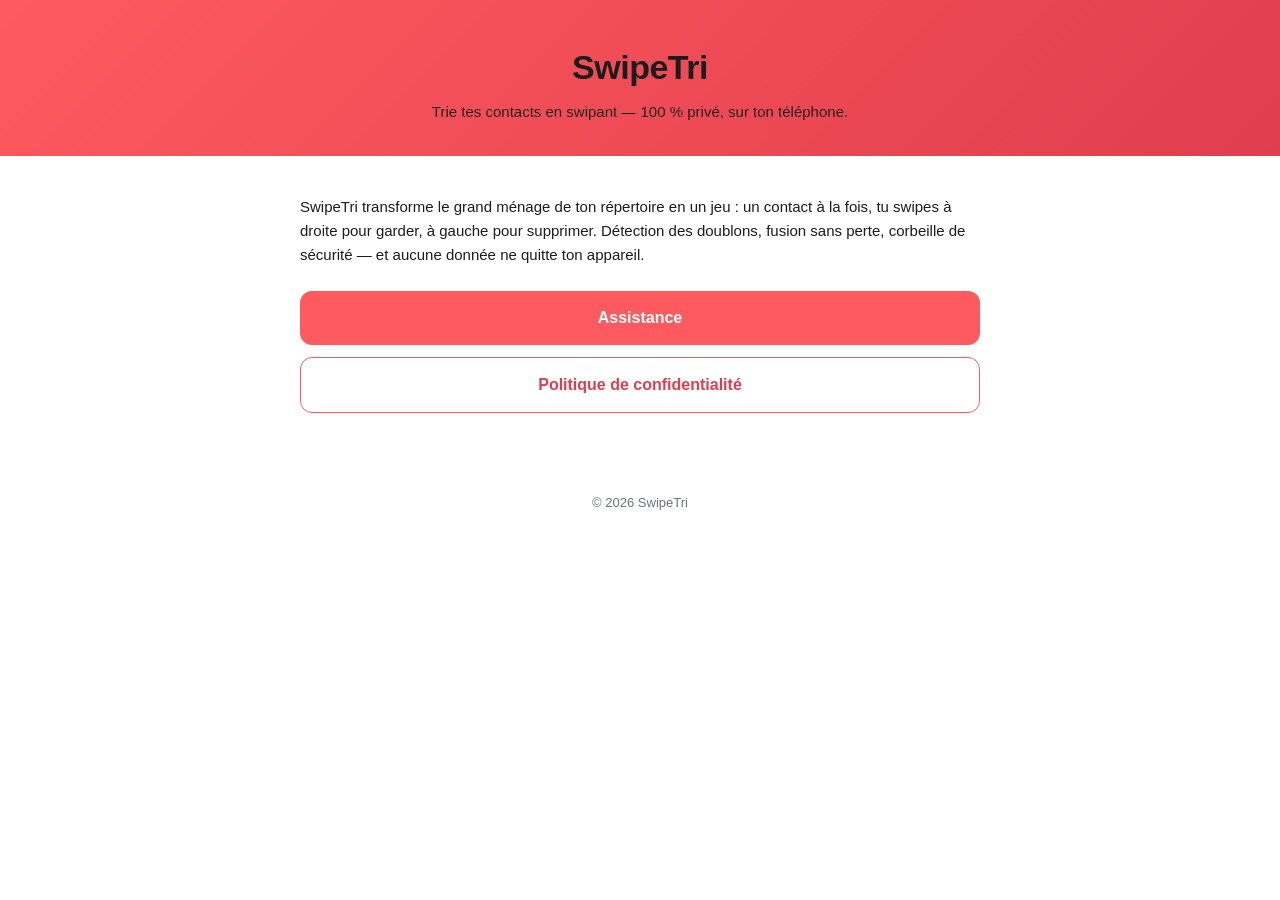
<file: index.html>
<!doctype html>
<html lang="fr">
<head>
<meta charset="utf-8">
<meta name="viewport" content="width=device-width, initial-scale=1">
<title>SwipeTri</title>
<link rel="stylesheet" href="style.css">
</head>
<body>
<div class="header">
  <p class="mark">SwipeTri</p>
  <p class="tagline">Trie tes contacts en swipant — 100 % privé, sur ton téléphone.</p>
</div>
<div class="wrap">
  <p>SwipeTri transforme le grand ménage de ton répertoire en un jeu : un contact à la fois, tu swipes à droite pour garder, à gauche pour supprimer. Détection des doublons, fusion sans perte, corbeille de sécurité — et aucune donnée ne quitte ton appareil.</p>
  <div class="btn-row">
    <a class="btn" href="support.html">Assistance</a>
    <a class="btn secondary" href="privacy.html">Politique de confidentialité</a>
  </div>
</div>
<footer class="muted">© 2026 SwipeTri</footer>
</body>
</html>
</file>
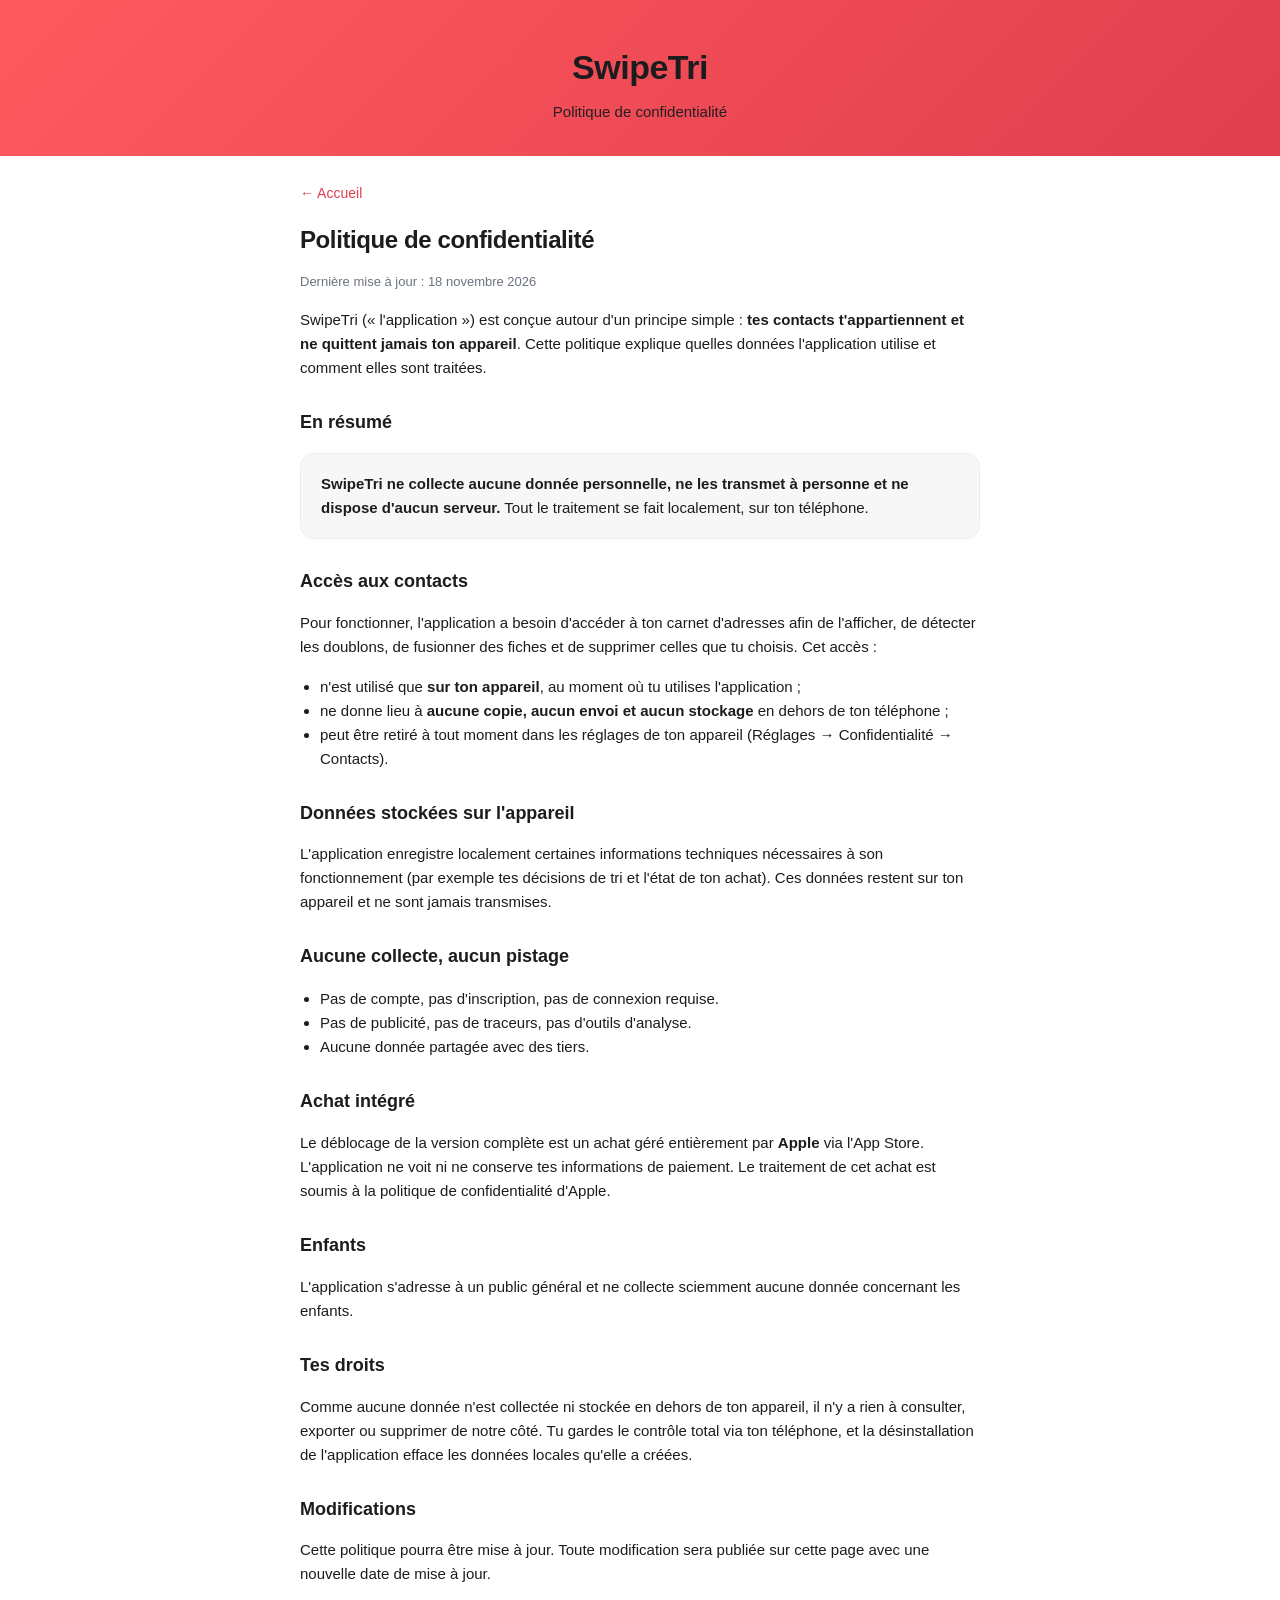
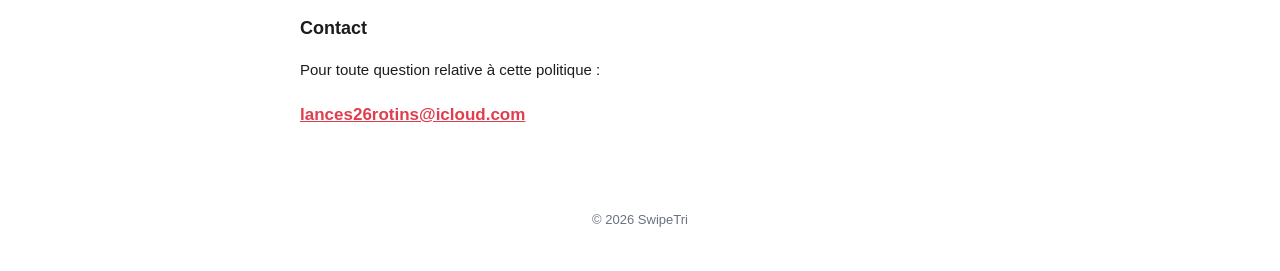
<file: privacy.html>
<!doctype html>
<html lang="fr">
<head>
<meta charset="utf-8">
<meta name="viewport" content="width=device-width, initial-scale=1">
<title>SwipeTri — Politique de confidentialité</title>
<link rel="stylesheet" href="style.css">
</head>
<body>
<div class="header">
  <p class="mark">SwipeTri</p>
  <p class="tagline">Politique de confidentialité</p>
</div>
<div class="wrap">
  <a class="back" href="index.html">← Accueil</a>
  <h1>Politique de confidentialité</h1>
  <p class="muted">Dernière mise à jour : 18 novembre 2026</p>

  <p>SwipeTri (« l'application ») est conçue autour d'un principe simple : <strong>tes contacts t'appartiennent et ne quittent jamais ton appareil</strong>. Cette politique explique quelles données l'application utilise et comment elles sont traitées.</p>

  <h2>En résumé</h2>
  <div class="card">
    <p style="margin:0"><strong>SwipeTri ne collecte aucune donnée personnelle, ne les transmet à personne et ne dispose d'aucun serveur.</strong> Tout le traitement se fait localement, sur ton téléphone.</p>
  </div>

  <h2>Accès aux contacts</h2>
  <p>Pour fonctionner, l'application a besoin d'accéder à ton carnet d'adresses afin de l'afficher, de détecter les doublons, de fusionner des fiches et de supprimer celles que tu choisis. Cet accès :</p>
  <ul>
    <li>n'est utilisé que <strong>sur ton appareil</strong>, au moment où tu utilises l'application ;</li>
    <li>ne donne lieu à <strong>aucune copie, aucun envoi et aucun stockage</strong> en dehors de ton téléphone ;</li>
    <li>peut être retiré à tout moment dans les réglages de ton appareil (Réglages → Confidentialité → Contacts).</li>
  </ul>

  <h2>Données stockées sur l'appareil</h2>
  <p>L'application enregistre localement certaines informations techniques nécessaires à son fonctionnement (par exemple tes décisions de tri et l'état de ton achat). Ces données restent sur ton appareil et ne sont jamais transmises.</p>

  <h2>Aucune collecte, aucun pistage</h2>
  <ul>
    <li>Pas de compte, pas d'inscription, pas de connexion requise.</li>
    <li>Pas de publicité, pas de traceurs, pas d'outils d'analyse.</li>
    <li>Aucune donnée partagée avec des tiers.</li>
  </ul>

  <h2>Achat intégré</h2>
  <p>Le déblocage de la version complète est un achat géré entièrement par <strong>Apple</strong> via l'App Store. L'application ne voit ni ne conserve tes informations de paiement. Le traitement de cet achat est soumis à la politique de confidentialité d'Apple.</p>

  <h2>Enfants</h2>
  <p>L'application s'adresse à un public général et ne collecte sciemment aucune donnée concernant les enfants.</p>

  <h2>Tes droits</h2>
  <p>Comme aucune donnée n'est collectée ni stockée en dehors de ton appareil, il n'y a rien à consulter, exporter ou supprimer de notre côté. Tu gardes le contrôle total via ton téléphone, et la désinstallation de l'application efface les données locales qu'elle a créées.</p>

  <h2>Modifications</h2>
  <p>Cette politique pourra être mise à jour. Toute modification sera publiée sur cette page avec une nouvelle date de mise à jour.</p>

  <h2>Contact</h2>
  <p>Pour toute question relative à cette politique :</p>
  <p class="email"><a href="mailto:lances26rotins@icloud.com">lances26rotins@icloud.com</a></p>
</div>
<footer class="muted">© 2026 SwipeTri</footer>
</body>
</html>
</file>
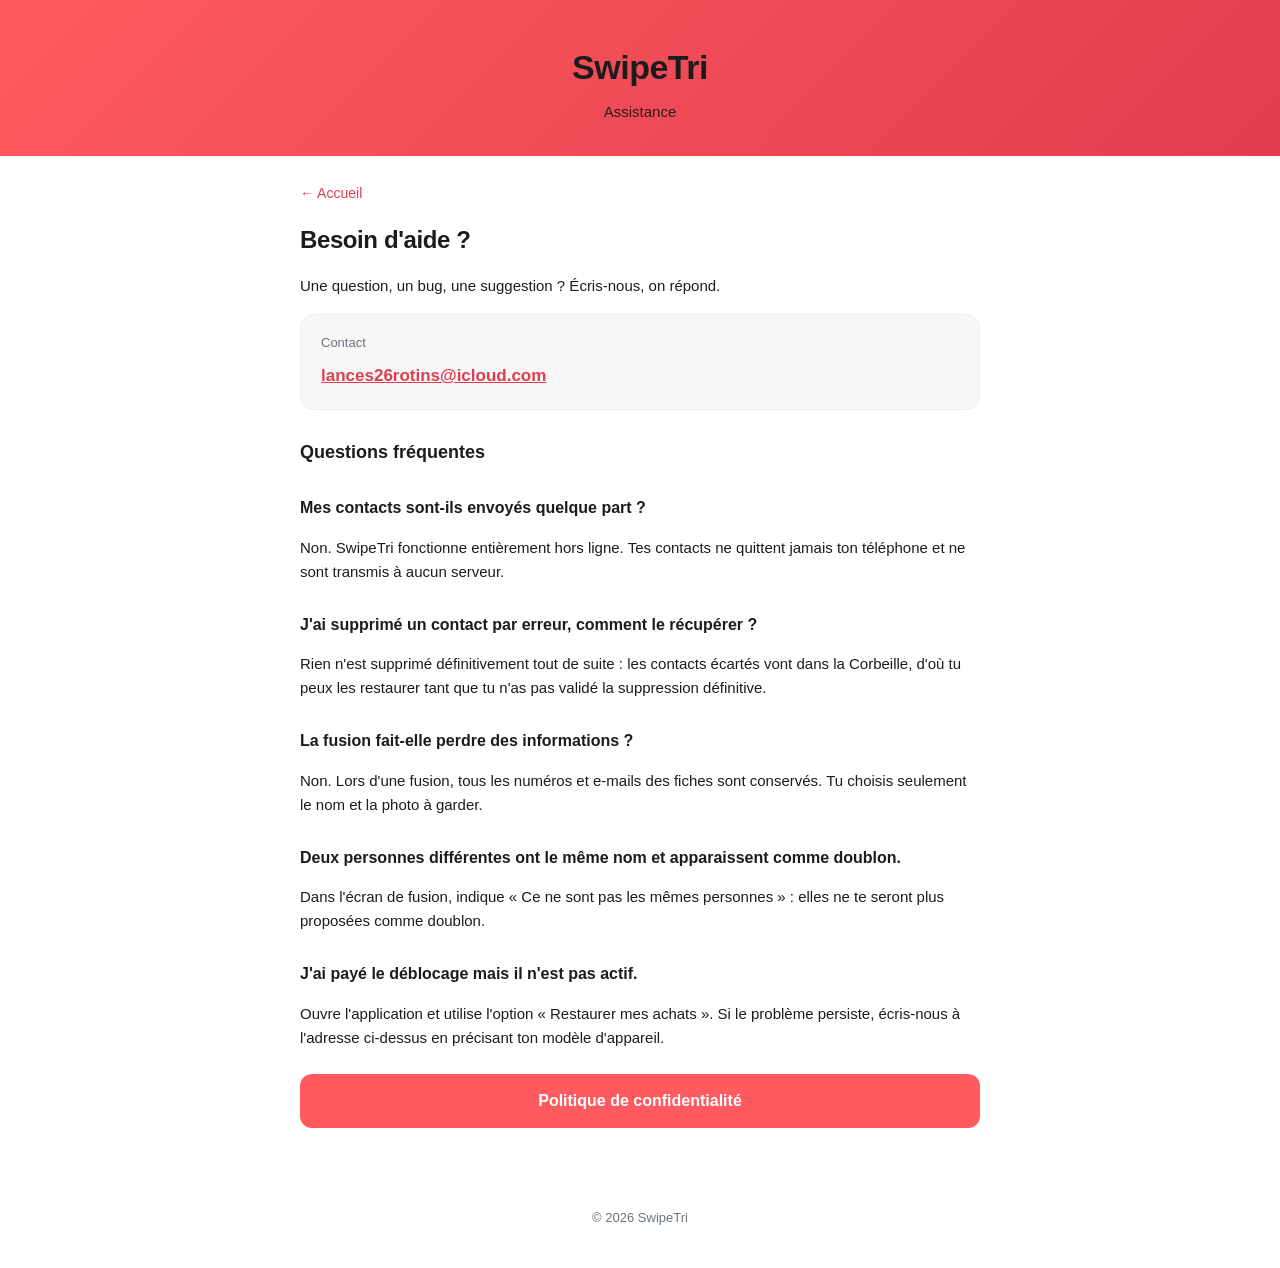
<file: support.html>
<!doctype html>
<html lang="fr">
<head>
<meta charset="utf-8">
<meta name="viewport" content="width=device-width, initial-scale=1">
<title>SwipeTri — Assistance</title>
<link rel="stylesheet" href="style.css">
</head>
<body>
<div class="header">
  <p class="mark">SwipeTri</p>
  <p class="tagline">Assistance</p>
</div>
<div class="wrap">
  <a class="back" href="index.html">← Accueil</a>
  <h1>Besoin d'aide ?</h1>
  <p>Une question, un bug, une suggestion ? Écris-nous, on répond.</p>

  <div class="card">
    <p class="muted" style="margin:0 0 4px">Contact</p>
    <p class="email"><a href="mailto:lances26rotins@icloud.com">lances26rotins@icloud.com</a></p>
  </div>

  <h2>Questions fréquentes</h2>

  <h2 style="font-size:16px">Mes contacts sont-ils envoyés quelque part ?</h2>
  <p>Non. SwipeTri fonctionne entièrement hors ligne. Tes contacts ne quittent jamais ton téléphone et ne sont transmis à aucun serveur.</p>

  <h2 style="font-size:16px">J'ai supprimé un contact par erreur, comment le récupérer ?</h2>
  <p>Rien n'est supprimé définitivement tout de suite : les contacts écartés vont dans la Corbeille, d'où tu peux les restaurer tant que tu n'as pas validé la suppression définitive.</p>

  <h2 style="font-size:16px">La fusion fait-elle perdre des informations ?</h2>
  <p>Non. Lors d'une fusion, tous les numéros et e-mails des fiches sont conservés. Tu choisis seulement le nom et la photo à garder.</p>

  <h2 style="font-size:16px">Deux personnes différentes ont le même nom et apparaissent comme doublon.</h2>
  <p>Dans l'écran de fusion, indique « Ce ne sont pas les mêmes personnes » : elles ne te seront plus proposées comme doublon.</p>

  <h2 style="font-size:16px">J'ai payé le déblocage mais il n'est pas actif.</h2>
  <p>Ouvre l'application et utilise l'option « Restaurer mes achats ». Si le problème persiste, écris-nous à l'adresse ci-dessus en précisant ton modèle d'appareil.</p>

  <div class="btn-row">
    <a class="btn" href="privacy.html">Politique de confidentialité</a>
  </div>
</div>
<footer class="muted">© 2026 SwipeTri</footer>
</body>
</html>
</file>
<file: style.css>
:root {
  --brand: #ff5a5f;
  --brand-dark: #e03e4e;
  --text: #1c1c1e;
  --muted: #6b7280;
  --bg: #ffffff;
  --card: #f7f7f8;
  --border: #ececf0;
}
* { box-sizing: border-box; }
html { -webkit-text-size-adjust: 100%; }
body {
  margin: 0;
  font-family: -apple-system, BlinkMacSystemFont, "Segoe UI", Roboto, Helvetica, Arial, sans-serif;
  color: var(--text);
  background: var(--bg);
  line-height: 1.6;
}
.header {
  background: linear-gradient(135deg, var(--brand), var(--brand-dark));
  color: #fff;
  padding: 40px 20px 32px;
  text-align: center;
}
.header .mark {
  font-size: 34px;
  font-weight: 800;
  letter-spacing: -0.5px;
  margin: 0;
}
.header .tagline { margin: 6px 0 0; opacity: 0.95; font-size: 15px; }
.wrap { max-width: 720px; margin: 0 auto; padding: 24px 20px 56px; }
h1 { font-size: 24px; font-weight: 800; letter-spacing: -0.4px; margin: 8px 0 4px; }
h2 { font-size: 18px; font-weight: 700; margin: 28px 0 8px; }
p, li { font-size: 15px; color: var(--text); }
.muted { color: var(--muted); font-size: 13px; }
a { color: var(--brand-dark); }
ul { padding-left: 20px; }
.card {
  background: var(--card);
  border: 1px solid var(--border);
  border-radius: 14px;
  padding: 18px 20px;
  margin: 16px 0;
}
.btn-row { display: flex; flex-direction: column; gap: 12px; margin-top: 24px; }
.btn {
  display: block;
  text-align: center;
  background: var(--brand);
  color: #fff;
  text-decoration: none;
  font-weight: 700;
  padding: 14px 18px;
  border-radius: 12px;
}
.btn.secondary { background: #fff; color: var(--brand-dark); border: 1px solid var(--brand); }
.email {
  display: inline-block;
  font-weight: 700;
  font-size: 17px;
  margin: 4px 0 2px;
}
.back { display: inline-block; margin-bottom: 8px; font-size: 14px; text-decoration: none; }
footer { text-align: center; padding: 24px 20px 40px; }
@media (prefers-color-scheme: dark) {
  :root {
    --text: #f2f2f7; --muted: #9ca3af; --bg: #000; --card: #1c1c1e; --border: #2c2c2e;
  }
  .btn.secondary { background: #1c1c1e; }
}
</file>
